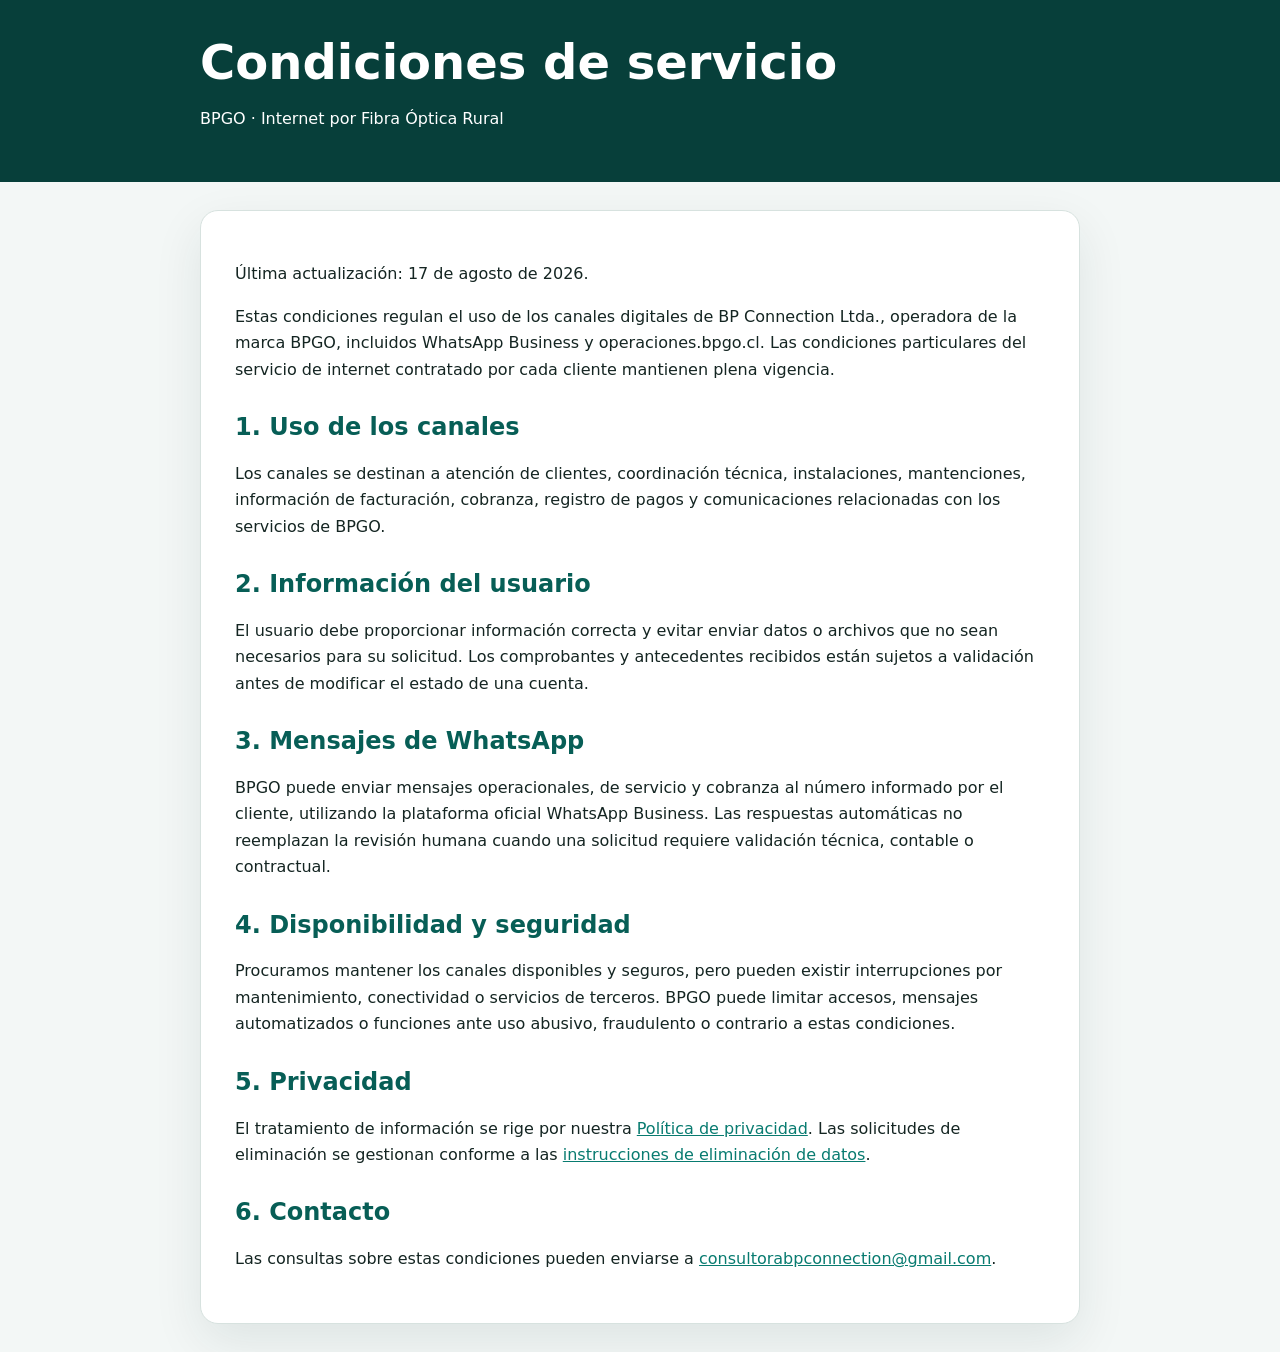
<file: condiciones-servicio.html>
<!doctype html>
<html lang="es">
<head>
  <meta charset="utf-8"><meta name="viewport" content="width=device-width,initial-scale=1">
  <title>Condiciones de servicio | BPGO</title>
  <style>:root{font-family:Inter,system-ui,-apple-system,Segoe UI,sans-serif;color:#142522;background:#f3f7f6}*{box-sizing:border-box}body{margin:0}header{background:#073f3a;color:#fff;padding:34px 20px}header div,main{max-width:880px;margin:auto}main{margin:28px auto;padding:34px;background:#fff;border:1px solid #d7e2df;border-radius:18px;box-shadow:0 18px 50px rgba(5,48,43,.09)}h1{margin:0;font-size:clamp(30px,5vw,48px)}h2{margin-top:30px;color:#075e56}p,li{line-height:1.65}a{color:#087b70}@media(max-width:700px){main{margin:12px;padding:22px}}</style>
</head>
<body>
  <header><div><h1>Condiciones de servicio</h1><p>BPGO · Internet por Fibra Óptica Rural</p></div></header>
  <main>
    <p>Última actualización: 17 de agosto de 2026.</p>
    <p>Estas condiciones regulan el uso de los canales digitales de BP Connection Ltda., operadora de la marca BPGO, incluidos WhatsApp Business y operaciones.bpgo.cl. Las condiciones particulares del servicio de internet contratado por cada cliente mantienen plena vigencia.</p>
    <h2>1. Uso de los canales</h2>
    <p>Los canales se destinan a atención de clientes, coordinación técnica, instalaciones, mantenciones, información de facturación, cobranza, registro de pagos y comunicaciones relacionadas con los servicios de BPGO.</p>
    <h2>2. Información del usuario</h2>
    <p>El usuario debe proporcionar información correcta y evitar enviar datos o archivos que no sean necesarios para su solicitud. Los comprobantes y antecedentes recibidos están sujetos a validación antes de modificar el estado de una cuenta.</p>
    <h2>3. Mensajes de WhatsApp</h2>
    <p>BPGO puede enviar mensajes operacionales, de servicio y cobranza al número informado por el cliente, utilizando la plataforma oficial WhatsApp Business. Las respuestas automáticas no reemplazan la revisión humana cuando una solicitud requiere validación técnica, contable o contractual.</p>
    <h2>4. Disponibilidad y seguridad</h2>
    <p>Procuramos mantener los canales disponibles y seguros, pero pueden existir interrupciones por mantenimiento, conectividad o servicios de terceros. BPGO puede limitar accesos, mensajes automatizados o funciones ante uso abusivo, fraudulento o contrario a estas condiciones.</p>
    <h2>5. Privacidad</h2>
    <p>El tratamiento de información se rige por nuestra <a href="/politica-privacidad.html">Política de privacidad</a>. Las solicitudes de eliminación se gestionan conforme a las <a href="/eliminacion-datos.html">instrucciones de eliminación de datos</a>.</p>
    <h2>6. Contacto</h2>
    <p>Las consultas sobre estas condiciones pueden enviarse a <a href="mailto:consultorabpconnection@gmail.com">consultorabpconnection@gmail.com</a>.</p>
  </main>
</body>
</html>
</file>
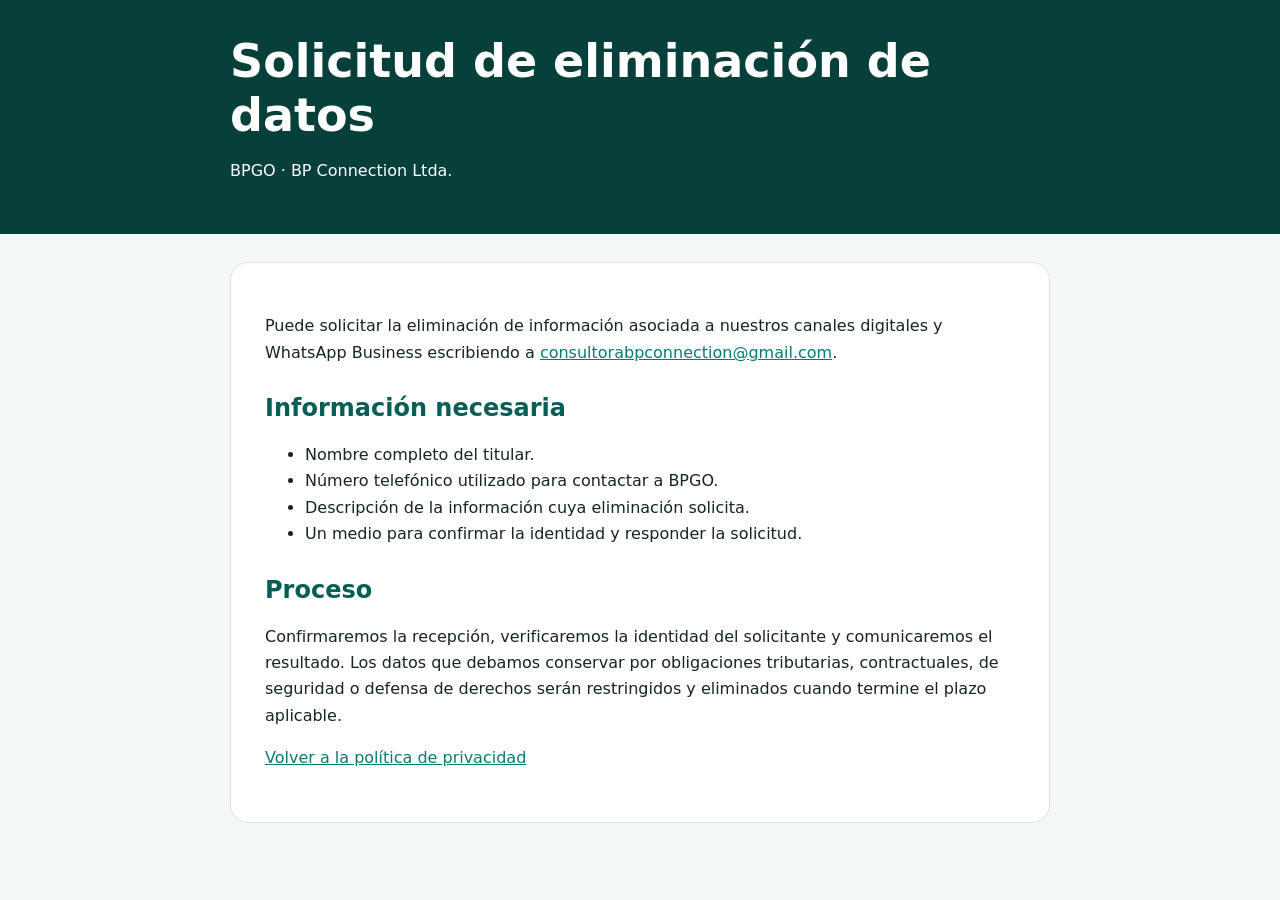
<file: eliminacion-datos.html>
<!doctype html>
<html lang="es">
<head>
  <meta charset="utf-8"><meta name="viewport" content="width=device-width,initial-scale=1">
  <title>Eliminación de datos | BPGO</title>
  <style>:root{font-family:Inter,system-ui,-apple-system,Segoe UI,sans-serif;color:#142522;background:#f3f7f6}*{box-sizing:border-box}body{margin:0}header{background:#073f3a;color:#fff;padding:34px 20px}header div,main{max-width:820px;margin:auto}main{margin:28px auto;padding:34px;background:#fff;border:1px solid #d7e2df;border-radius:18px}h1{margin:0;font-size:clamp(30px,5vw,46px)}h2{color:#075e56;margin-top:28px}p,li{line-height:1.65}a{color:#087b70}@media(max-width:700px){main{margin:12px;padding:22px}}</style>
</head>
<body>
  <header><div><h1>Solicitud de eliminación de datos</h1><p>BPGO · BP Connection Ltda.</p></div></header>
  <main>
    <p>Puede solicitar la eliminación de información asociada a nuestros canales digitales y WhatsApp Business escribiendo a <a href="mailto:consultorabpconnection@gmail.com?subject=Solicitud%20de%20eliminación%20de%20datos">consultorabpconnection@gmail.com</a>.</p>
    <h2>Información necesaria</h2>
    <ul><li>Nombre completo del titular.</li><li>Número telefónico utilizado para contactar a BPGO.</li><li>Descripción de la información cuya eliminación solicita.</li><li>Un medio para confirmar la identidad y responder la solicitud.</li></ul>
    <h2>Proceso</h2>
    <p>Confirmaremos la recepción, verificaremos la identidad del solicitante y comunicaremos el resultado. Los datos que debamos conservar por obligaciones tributarias, contractuales, de seguridad o defensa de derechos serán restringidos y eliminados cuando termine el plazo aplicable.</p>
    <p><a href="/politica-privacidad.html">Volver a la política de privacidad</a></p>
  </main>
</body>
</html>
</file>
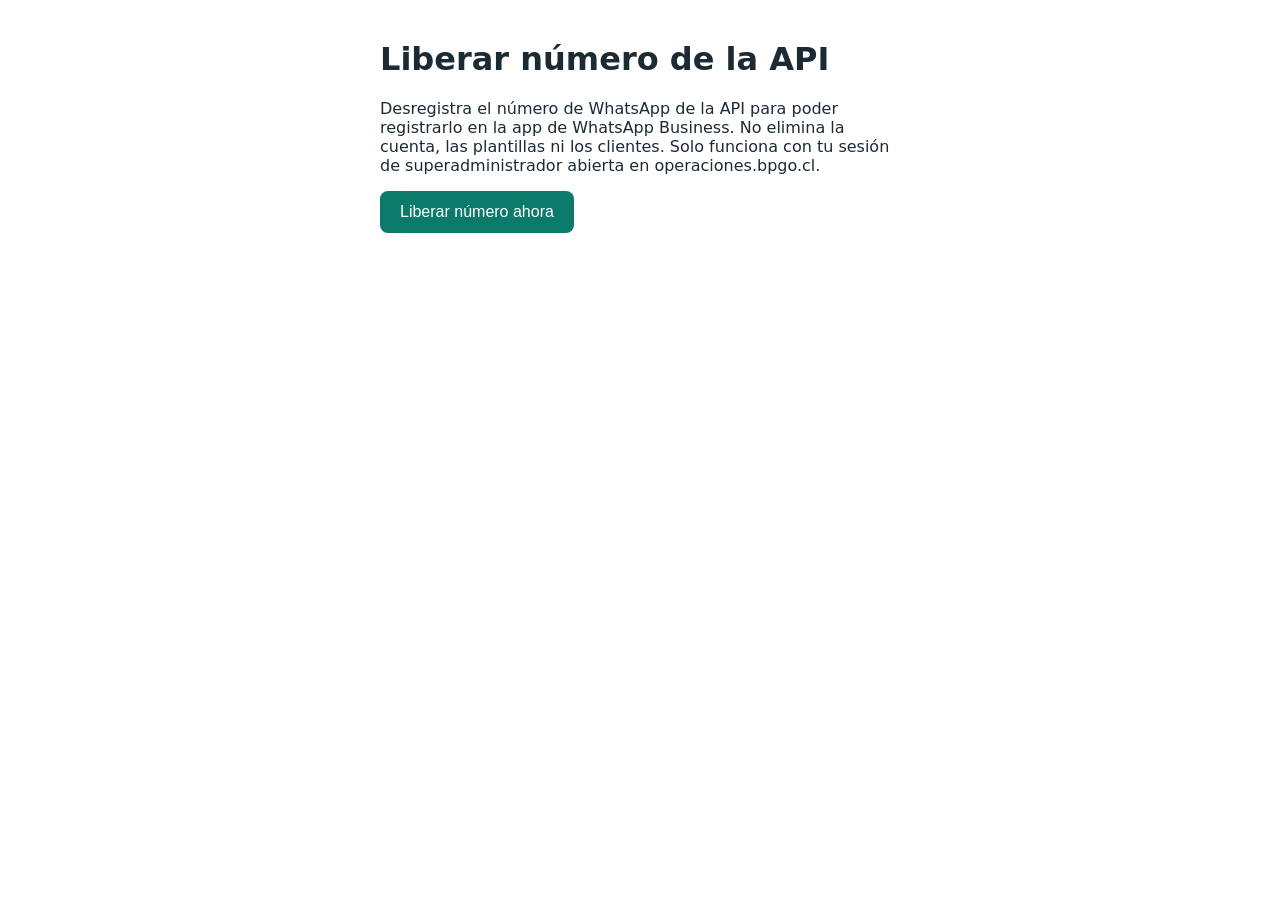
<file: liberar-numero.html>
<!doctype html>
<html lang="es">
<head>
  <meta charset="utf-8">
  <meta name="viewport" content="width=device-width, initial-scale=1">
  <meta name="robots" content="noindex">
  <title>Liberar número de WhatsApp</title>
  <style>
    body { font-family: system-ui, sans-serif; max-width: 520px; margin: 40px auto; padding: 0 16px; color: #1c2b33; }
    button { font-size: 1rem; padding: 12px 20px; border: 0; border-radius: 8px; background: #0b7a6b; color: #fff; cursor: pointer; }
    button[disabled] { opacity: .6; cursor: wait; }
    pre { background: #f2f5f4; padding: 12px; border-radius: 8px; white-space: pre-wrap; }
  </style>
</head>
<body>
  <h1>Liberar número de la API</h1>
  <p>Desregistra el número de WhatsApp de la API para poder registrarlo en la app de WhatsApp Business. No elimina la cuenta, las plantillas ni los clientes. Solo funciona con tu sesión de superadministrador abierta en operaciones.bpgo.cl.</p>
  <button type="button" id="go">Liberar número ahora</button>
  <pre id="out" hidden></pre>
  <script>
    document.getElementById("go").addEventListener("click", async function () {
      var button = this, out = document.getElementById("out");
      if (!window.confirm("¿Desregistrar el número de la API de WhatsApp?")) return;
      button.disabled = true; out.hidden = false; out.textContent = "Enviando…";
      try {
        var response = await fetch("/api/whatsapp/deregister-number", { method: "POST", credentials: "same-origin", headers: { "content-type": "application/json" }, body: JSON.stringify({ confirm: "DESREGISTRAR" }) });
        out.textContent = response.status + " " + await response.text();
      } catch (error) { out.textContent = "Error de red: " + error.message; }
      button.disabled = false;
    });
  </script>
</body>
</html>
</file>
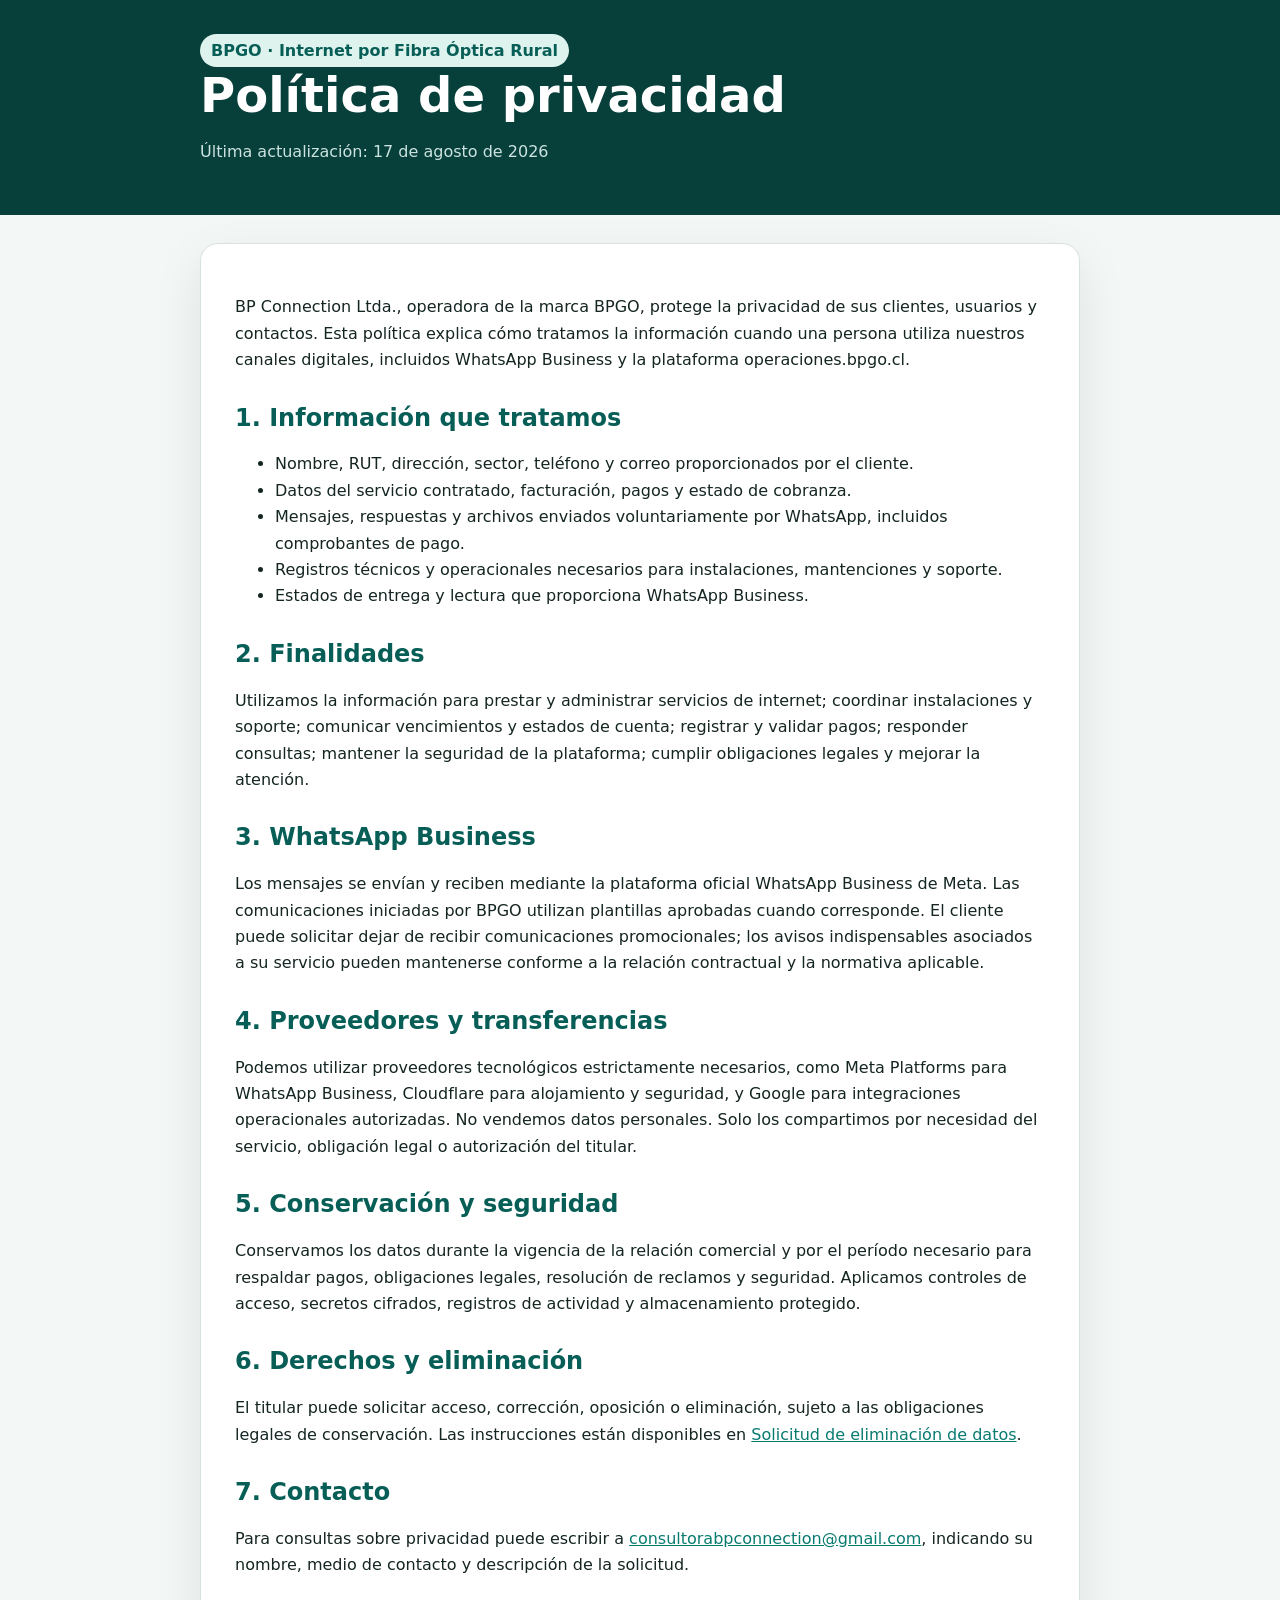
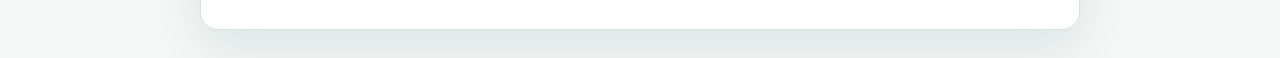
<file: politica-privacidad.html>
<!doctype html>
<html lang="es">
<head>
  <meta charset="utf-8">
  <meta name="viewport" content="width=device-width,initial-scale=1">
  <title>Política de privacidad | BPGO</title>
  <style>
    :root{font-family:Inter,system-ui,-apple-system,Segoe UI,sans-serif;color:#142522;background:#f3f7f6}*{box-sizing:border-box}body{margin:0}header{background:#073f3a;color:#fff;padding:34px 20px}header div,main{max-width:880px;margin:auto}header p{color:#cce3df}main{margin:28px auto;padding:34px;background:#fff;border:1px solid #d7e2df;border-radius:18px;box-shadow:0 18px 50px rgba(5,48,43,.09)}h1{margin:0 0 8px;font-size:clamp(30px,5vw,48px)}h2{margin-top:30px;color:#075e56}p,li{line-height:1.65}a{color:#087b70}.tag{display:inline-block;padding:7px 11px;border-radius:999px;background:#dff3ee;color:#075e56;font-weight:700}@media(max-width:700px){main{margin:12px;padding:22px;border-radius:12px}}
  </style>
</head>
<body>
  <header><div><span class="tag">BPGO · Internet por Fibra Óptica Rural</span><h1>Política de privacidad</h1><p>Última actualización: 17 de agosto de 2026</p></div></header>
  <main>
    <p>BP Connection Ltda., operadora de la marca BPGO, protege la privacidad de sus clientes, usuarios y contactos. Esta política explica cómo tratamos la información cuando una persona utiliza nuestros canales digitales, incluidos WhatsApp Business y la plataforma operaciones.bpgo.cl.</p>
    <h2>1. Información que tratamos</h2>
    <ul><li>Nombre, RUT, dirección, sector, teléfono y correo proporcionados por el cliente.</li><li>Datos del servicio contratado, facturación, pagos y estado de cobranza.</li><li>Mensajes, respuestas y archivos enviados voluntariamente por WhatsApp, incluidos comprobantes de pago.</li><li>Registros técnicos y operacionales necesarios para instalaciones, mantenciones y soporte.</li><li>Estados de entrega y lectura que proporciona WhatsApp Business.</li></ul>
    <h2>2. Finalidades</h2>
    <p>Utilizamos la información para prestar y administrar servicios de internet; coordinar instalaciones y soporte; comunicar vencimientos y estados de cuenta; registrar y validar pagos; responder consultas; mantener la seguridad de la plataforma; cumplir obligaciones legales y mejorar la atención.</p>
    <h2>3. WhatsApp Business</h2>
    <p>Los mensajes se envían y reciben mediante la plataforma oficial WhatsApp Business de Meta. Las comunicaciones iniciadas por BPGO utilizan plantillas aprobadas cuando corresponde. El cliente puede solicitar dejar de recibir comunicaciones promocionales; los avisos indispensables asociados a su servicio pueden mantenerse conforme a la relación contractual y la normativa aplicable.</p>
    <h2>4. Proveedores y transferencias</h2>
    <p>Podemos utilizar proveedores tecnológicos estrictamente necesarios, como Meta Platforms para WhatsApp Business, Cloudflare para alojamiento y seguridad, y Google para integraciones operacionales autorizadas. No vendemos datos personales. Solo los compartimos por necesidad del servicio, obligación legal o autorización del titular.</p>
    <h2>5. Conservación y seguridad</h2>
    <p>Conservamos los datos durante la vigencia de la relación comercial y por el período necesario para respaldar pagos, obligaciones legales, resolución de reclamos y seguridad. Aplicamos controles de acceso, secretos cifrados, registros de actividad y almacenamiento protegido.</p>
    <h2>6. Derechos y eliminación</h2>
    <p>El titular puede solicitar acceso, corrección, oposición o eliminación, sujeto a las obligaciones legales de conservación. Las instrucciones están disponibles en <a href="/eliminacion-datos.html">Solicitud de eliminación de datos</a>.</p>
    <h2>7. Contacto</h2>
    <p>Para consultas sobre privacidad puede escribir a <a href="mailto:consultorabpconnection@gmail.com">consultorabpconnection@gmail.com</a>, indicando su nombre, medio de contacto y descripción de la solicitud.</p>
  </main>
</body>
</html>
</file>
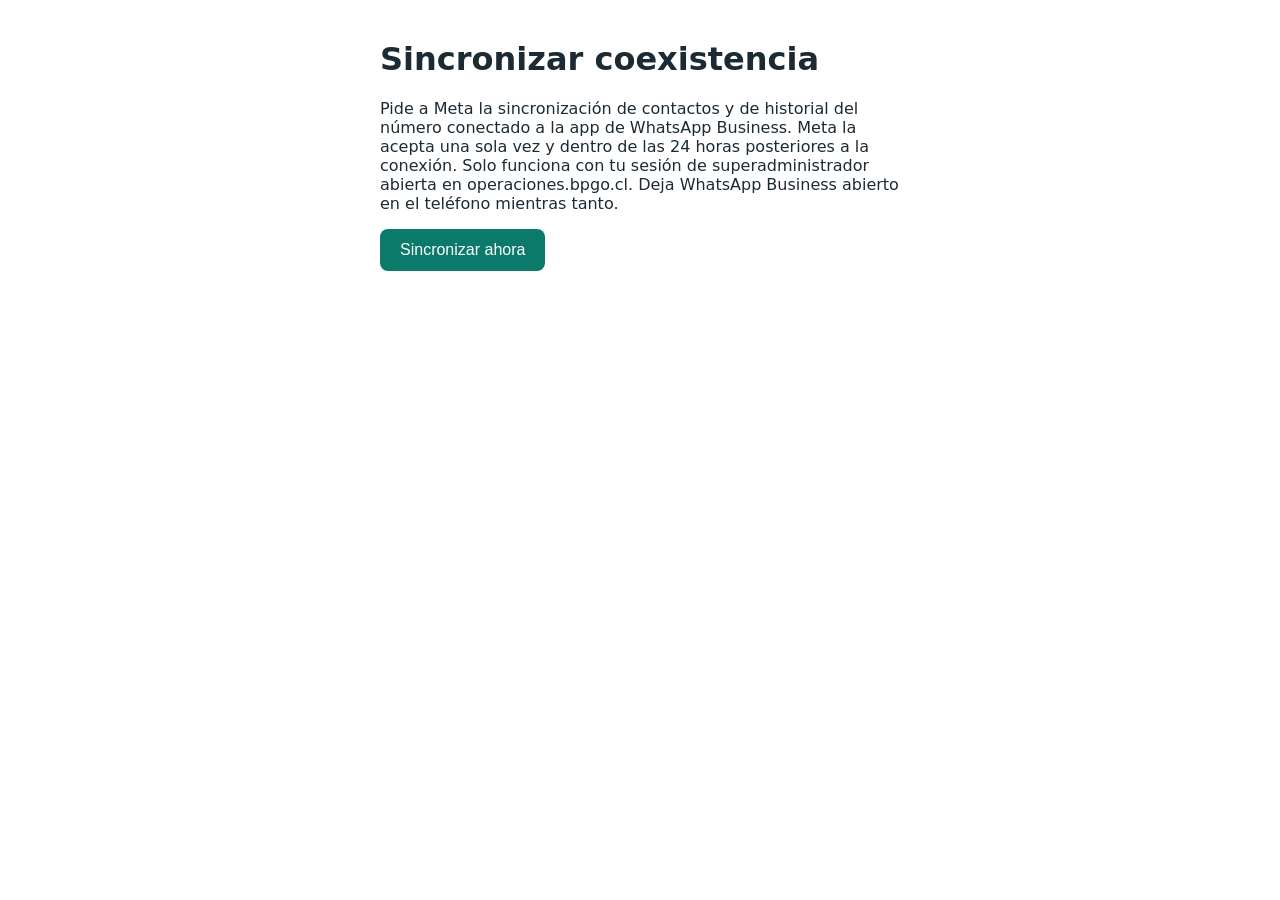
<file: sincronizar-coexistencia.html>
<!doctype html>
<html lang="es">
<head>
  <meta charset="utf-8">
  <meta name="viewport" content="width=device-width, initial-scale=1">
  <meta name="robots" content="noindex">
  <title>Sincronizar coexistencia de WhatsApp</title>
  <style>
    body { font-family: system-ui, sans-serif; max-width: 520px; margin: 40px auto; padding: 0 16px; color: #1c2b33; }
    button { font-size: 1rem; padding: 12px 20px; border: 0; border-radius: 8px; background: #0b7a6b; color: #fff; cursor: pointer; }
    button[disabled] { opacity: .6; cursor: wait; }
    pre { background: #f2f5f4; padding: 12px; border-radius: 8px; white-space: pre-wrap; }
  </style>
</head>
<body>
  <h1>Sincronizar coexistencia</h1>
  <p>Pide a Meta la sincronización de contactos y de historial del número conectado a la app de WhatsApp Business. Meta la acepta una sola vez y dentro de las 24 horas posteriores a la conexión. Solo funciona con tu sesión de superadministrador abierta en operaciones.bpgo.cl. Deja WhatsApp Business abierto en el teléfono mientras tanto.</p>
  <button type="button" id="go">Sincronizar ahora</button>
  <pre id="out" hidden></pre>
  <script>
    document.getElementById("go").addEventListener("click", async function () {
      var button = this, out = document.getElementById("out");
      if (!window.confirm("¿Pedir la sincronización de contactos e historial a Meta?")) return;
      button.disabled = true; out.hidden = false; out.textContent = "Enviando…";
      try {
        var response = await fetch("/api/whatsapp/coexistence-sync", { method: "POST", credentials: "same-origin", headers: { "content-type": "application/json" }, body: JSON.stringify({ confirm: "SINCRONIZAR" }) });
        out.textContent = response.status + " " + await response.text();
      } catch (error) { out.textContent = "Error de red: " + error.message; }
      button.disabled = false;
    });
  </script>
</body>
</html>
</file>
